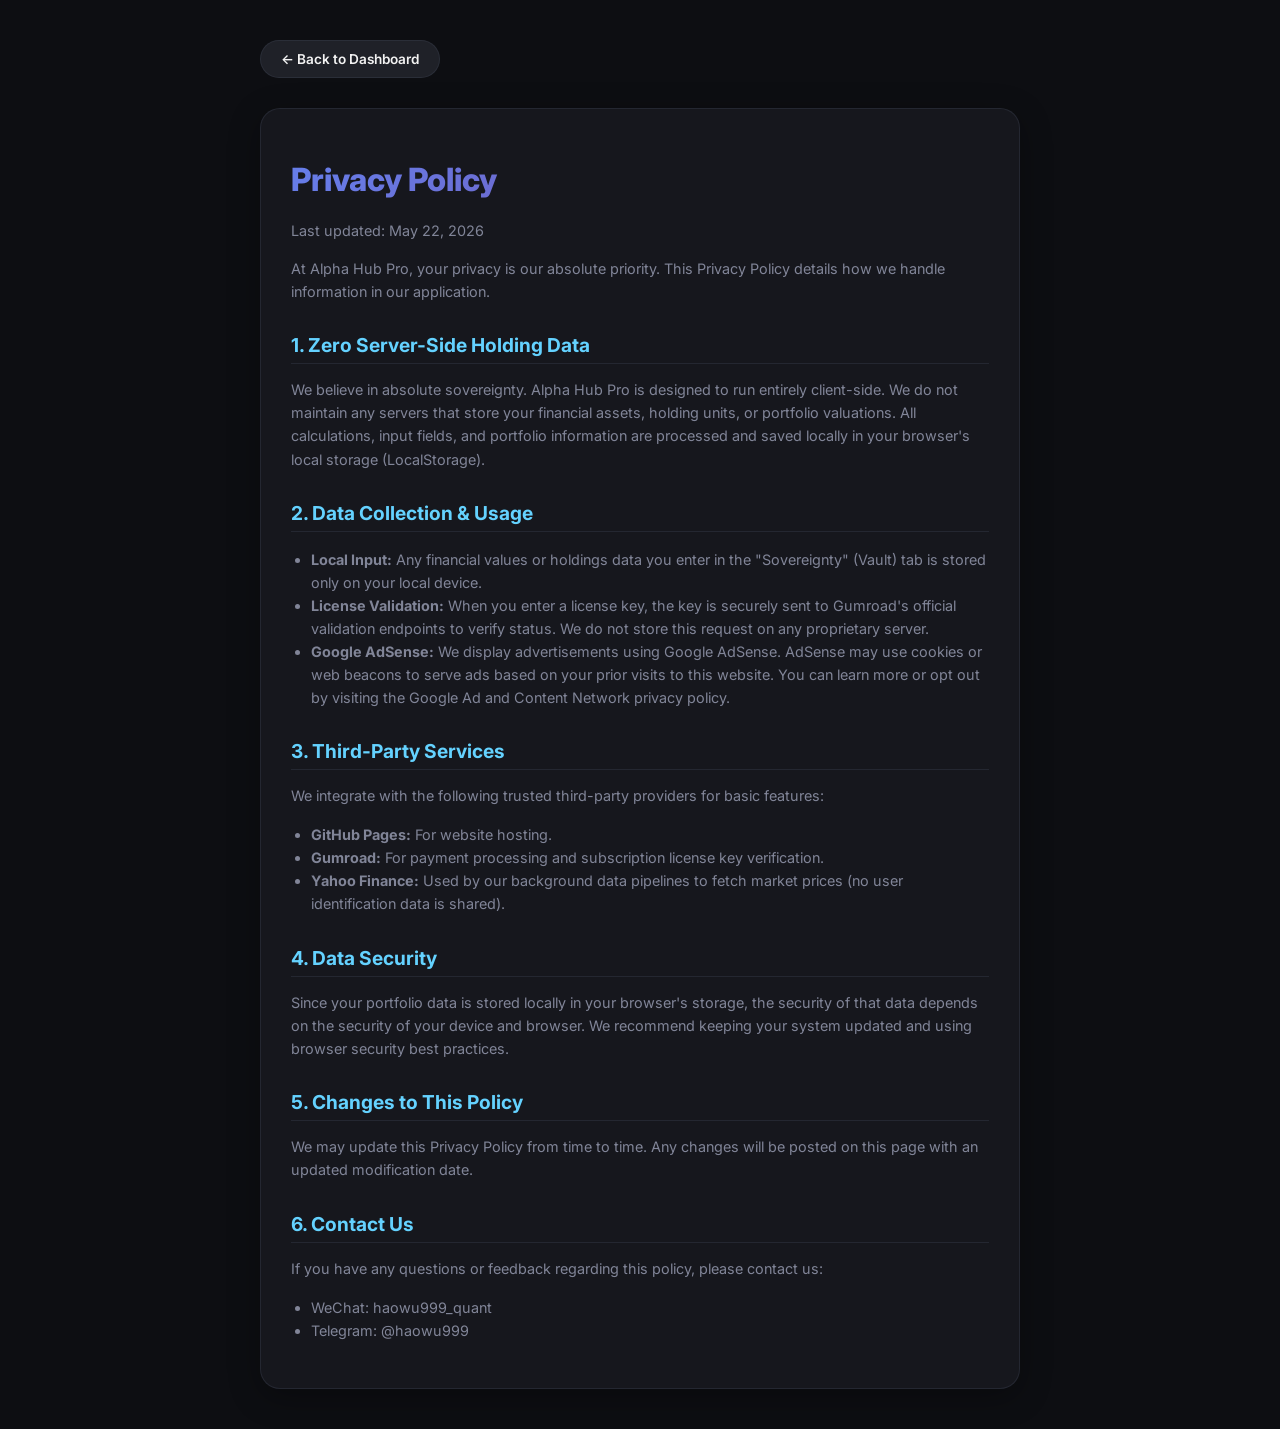
<file: privacy.html>
<!DOCTYPE html>
<html lang="en">
<head>
    <meta charset="UTF-8">
    <meta name="viewport" content="width=device-width, initial-scale=1.0">
    <title>Privacy Policy - Alpha Hub Pro</title>
    <link rel="stylesheet" href="styles.css">
    <style>
        body {
            padding: 40px 20px;
            max-width: 800px;
            margin: 0 auto;
        }
        .privacy-container {
            background: var(--surface-1);
            border: 1px solid var(--border-subtle);
            border-radius: var(--radius-lg);
            padding: 30px;
            box-shadow: 0 8px 32px rgba(0,0,0,0.3);
        }
        h1 {
            font-size: 2rem;
            font-weight: 800;
            margin-bottom: 20px;
            background: var(--accent-gradient);
            -webkit-background-clip: text;
            -webkit-text-fill-color: transparent;
        }
        h2 {
            font-size: 1.2rem;
            font-weight: 700;
            color: var(--accent-cyan);
            margin-top: 30px;
            margin-bottom: 10px;
            border-bottom: 1px solid var(--border-subtle);
            padding-bottom: 6px;
        }
        p, li {
            font-size: 0.9rem;
            line-height: 1.6;
            color: var(--text-secondary);
        }
        ul {
            padding-left: 20px;
        }
        .back-btn {
            display: inline-flex;
            align-items: center;
            gap: 8px;
            background: var(--surface-2);
            color: var(--text-primary);
            border: 1px solid var(--border-subtle);
            padding: 10px 20px;
            border-radius: var(--radius-pill);
            text-decoration: none;
            font-size: 0.85rem;
            font-weight: 600;
            margin-bottom: 30px;
            transition: all var(--transition-fast);
        }
        .back-btn:hover {
            background: var(--accent-primary);
            color: white;
            border-color: var(--accent-primary);
            transform: translateY(-2px);
        }
    </style>
</head>
<body>
    <a href="index.html" class="back-btn">← Back to Dashboard</a>
    <div class="privacy-container">
        <h1>Privacy Policy</h1>
        <p>Last updated: May 22, 2026</p>
        <p>At Alpha Hub Pro, your privacy is our absolute priority. This Privacy Policy details how we handle information in our application.</p>

        <h2>1. Zero Server-Side Holding Data</h2>
        <p>We believe in absolute sovereignty. Alpha Hub Pro is designed to run entirely client-side. We do not maintain any servers that store your financial assets, holding units, or portfolio valuations. All calculations, input fields, and portfolio information are processed and saved locally in your browser's local storage (LocalStorage).</p>

        <h2>2. Data Collection & Usage</h2>
        <ul>
            <li><strong>Local Input:</strong> Any financial values or holdings data you enter in the "Sovereignty" (Vault) tab is stored only on your local device.</li>
            <li><strong>License Validation:</strong> When you enter a license key, the key is securely sent to Gumroad's official validation endpoints to verify status. We do not store this request on any proprietary server.</li>
            <li><strong>Google AdSense:</strong> We display advertisements using Google AdSense. AdSense may use cookies or web beacons to serve ads based on your prior visits to this website. You can learn more or opt out by visiting the Google Ad and Content Network privacy policy.</li>
        </ul>

        <h2>3. Third-Party Services</h2>
        <p>We integrate with the following trusted third-party providers for basic features:</p>
        <ul>
            <li><strong>GitHub Pages:</strong> For website hosting.</li>
            <li><strong>Gumroad:</strong> For payment processing and subscription license key verification.</li>
            <li><strong>Yahoo Finance:</strong> Used by our background data pipelines to fetch market prices (no user identification data is shared).</li>
        </ul>

        <h2>4. Data Security</h2>
        <p>Since your portfolio data is stored locally in your browser's storage, the security of that data depends on the security of your device and browser. We recommend keeping your system updated and using browser security best practices.</p>

        <h2>5. Changes to This Policy</h2>
        <p>We may update this Privacy Policy from time to time. Any changes will be posted on this page with an updated modification date.</p>

        <h2>6. Contact Us</h2>
        <p>If you have any questions or feedback regarding this policy, please contact us:</p>
        <ul>
            <li>WeChat: haowu999_quant</li>
            <li>Telegram: @haowu999</li>
        </ul>
    </div>
</body>
</html>
</file>
<file: styles.css>
/* =============================================================
   Alpha Hub Pro — Premium Design System (styles.css)
   ============================================================= */

/* --- Google Fonts --- */
@import url('https://fonts.googleapis.com/css2?family=Inter:wght@400;500;600;700;800;900&display=swap');

/* --- CSS Custom Properties --- */
:root {
  --surface-0: hsl(230, 15%, 6%);
  --surface-1: hsl(230, 14%, 10%);
  --surface-2: hsl(230, 13%, 14%);
  --surface-3: hsl(230, 12%, 18%);
  --border-subtle: hsla(230, 15%, 30%, 0.35);
  --border-glow: hsla(230, 60%, 60%, 0.15);

  --accent-primary: #667eea;
  --accent-secondary: #764ba2;
  --accent-gradient: linear-gradient(135deg, #667eea 0%, #764ba2 100%);
  --accent-blue: #0a84ff;
  --accent-green: #32d74b;
  --accent-amber: #ffd60a;
  --accent-red: #ff453a;
  --accent-cyan: #64d2ff;

  --text-primary: hsl(0, 0%, 95%);
  --text-secondary: hsl(230, 10%, 55%);
  --text-muted: hsl(230, 10%, 40%);

  --glass-bg: hsla(230, 15%, 12%, 0.7);
  --glass-border: hsla(230, 20%, 40%, 0.25);
  --glass-blur: 20px;

  --radius-sm: 8px;
  --radius-md: 14px;
  --radius-lg: 20px;
  --radius-pill: 100px;

  --transition-fast: 0.2s cubic-bezier(0.4, 0, 0.2, 1);
  --transition-smooth: 0.35s cubic-bezier(0.4, 0, 0.2, 1);

  --nav-height: 85px;
  --safe-bottom: env(safe-area-inset-bottom, 0px);
}

/* --- Reset & Base --- */
*, *::before, *::after { box-sizing: border-box; }

body {
  background: var(--surface-0);
  color: var(--text-primary);
  font-family: 'Inter', -apple-system, BlinkMacSystemFont, 'SF Pro Display', system-ui, sans-serif;
  margin: 0;
  padding-bottom: calc(var(--nav-height) + var(--safe-bottom) + 20px);
  -webkit-font-smoothing: antialiased;
  -moz-osx-font-smoothing: grayscale;
  overflow-x: hidden;
}

/* --- Header --- */
.header {
  padding: 60px 20px 24px;
  background: linear-gradient(180deg, var(--surface-1) 0%, var(--surface-0) 100%);
  position: relative;
}

.header h1 {
  font-weight: 900;
  font-size: 2rem;
  letter-spacing: -0.5px;
  margin: 0;
}

.header h1 .accent {
  background: var(--accent-gradient);
  -webkit-background-clip: text;
  -webkit-text-fill-color: transparent;
  background-clip: text;
}

/* --- Glassmorphism Panels --- */
.glass-panel {
  background: var(--glass-bg);
  backdrop-filter: blur(var(--glass-blur));
  -webkit-backdrop-filter: blur(var(--glass-blur));
  border: 1px solid var(--glass-border);
  border-radius: var(--radius-lg);
  padding: 16px;
}

.glass-panel-sm {
  background: var(--glass-bg);
  backdrop-filter: blur(var(--glass-blur));
  -webkit-backdrop-filter: blur(var(--glass-blur));
  border: 1px solid var(--glass-border);
  border-radius: var(--radius-md);
  padding: 12px;
}

/* --- Velocity Dashboard --- */
.velocity-panel {
  margin-top: 16px;
  position: relative;
  overflow: hidden;
}

.velocity-panel::before {
  content: '';
  position: absolute;
  inset: 0;
  background: radial-gradient(ellipse at 30% 50%, hsla(230, 60%, 50%, 0.08) 0%, transparent 60%);
  pointer-events: none;
}

.velocity-label {
  font-size: 0.7rem;
  color: var(--text-secondary);
  font-weight: 500;
  letter-spacing: 0.3px;
}

.velocity-value {
  font-size: 1.35rem;
  font-weight: 800;
  color: var(--accent-green);
  margin-top: 4px;
}

.velocity-meta {
  font-size: 0.65rem;
  color: var(--text-muted);
  margin-top: 8px;
}

/* --- Weather Panel --- */
.weather-panel {
  margin-top: 10px;
  text-align: center;
}

.weather-value {
  font-size: 0.95rem;
  font-weight: 700;
  color: var(--accent-amber);
}

/* --- Asset Cards --- */
.asset-card {
  background: var(--surface-1);
  border: 1px solid var(--border-subtle);
  border-radius: var(--radius-lg);
  padding: 18px;
  margin-bottom: 14px;
  position: relative;
  overflow: hidden;
  transition: transform var(--transition-smooth), box-shadow var(--transition-smooth), border-color var(--transition-smooth);
}

.asset-card::before {
  content: '';
  position: absolute;
  top: 0;
  left: 0;
  right: 0;
  height: 2px;
  background: var(--accent-gradient);
  opacity: 0;
  transition: opacity var(--transition-smooth);
}

.asset-card:hover {
  transform: translateY(-2px);
  box-shadow: 0 8px 32px hsla(230, 60%, 30%, 0.15);
  border-color: var(--border-glow);
}

.asset-card:hover::before {
  opacity: 1;
}

.asset-card .card-header-row {
  display: flex;
  justify-content: space-between;
  align-items: center;
  margin-bottom: 12px;
}

.asset-card .asset-name {
  font-weight: 700;
  font-size: 1.1rem;
  color: var(--text-primary);
}

.asset-theme {
  margin-top: 3px;
  color: var(--text-muted);
  font-size: 0.68rem;
  font-weight: 600;
}

.asset-card .pro-badge {
  display: inline-block;
  background: var(--accent-gradient);
  color: white;
  font-size: 0.5rem;
  font-weight: 800;
  padding: 2px 6px;
  border-radius: var(--radius-pill);
  margin-left: 6px;
  letter-spacing: 0.5px;
  vertical-align: middle;
}

.score-badge {
  min-width: 62px;
  text-align: center;
  padding: 6px 10px;
  border-radius: var(--radius-pill);
  font-size: 0.78rem;
  font-weight: 900;
  border: 1px solid var(--border-subtle);
}

.score-strong {
  color: var(--accent-green);
  background: hsla(145, 60%, 40%, 0.14);
  border-color: hsla(145, 60%, 40%, 0.35);
}

.score-good {
  color: var(--accent-cyan);
  background: hsla(195, 85%, 55%, 0.12);
  border-color: hsla(195, 85%, 55%, 0.28);
}

.score-mid {
  color: var(--accent-amber);
  background: hsla(50, 80%, 50%, 0.1);
}

.score-low {
  color: #ff9f0a;
  background: hsla(20, 90%, 55%, 0.1);
}

/* --- SNR Badge --- */
.snr-badge {
  font-size: 0.7rem;
  font-weight: 800;
  padding: 3px 8px;
  border-radius: var(--radius-pill);
  letter-spacing: 0.3px;
}

.snr-high {
  color: var(--accent-green);
  background: hsla(130, 60%, 40%, 0.12);
  box-shadow: 0 0 12px hsla(130, 60%, 40%, 0.15);
}

.snr-mid {
  color: var(--accent-amber);
  background: hsla(50, 80%, 50%, 0.1);
}

.snr-low {
  color: var(--accent-red);
  background: hsla(0, 80%, 50%, 0.1);
}

/* --- Sparkline Chart Container --- */
.chart-wrap {
  height: 60px;
  opacity: 0.7;
  position: relative;
  margin-bottom: 12px;
  border-radius: var(--radius-sm);
  overflow: hidden;
}

.chart-wrap::after {
  content: '';
  position: absolute;
  inset: 0;
  border-radius: var(--radius-sm);
  pointer-events: none;
  border: 1px solid transparent;
  background: linear-gradient(var(--surface-1), var(--surface-1)) padding-box,
              var(--accent-gradient) border-box;
  opacity: 0;
  transition: opacity var(--transition-smooth);
}

.asset-card:hover .chart-wrap::after {
  opacity: 0.4;
}

.lens-panel {
  background: hsla(230, 15%, 8%, 0.76);
  border: 1px solid var(--border-subtle);
  border-radius: var(--radius-md);
  padding: 11px;
  margin-bottom: 12px;
}

.lens-title {
  color: var(--accent-cyan);
  font-size: 0.62rem;
  font-weight: 900;
  letter-spacing: 0.6px;
  text-transform: uppercase;
  margin-bottom: 4px;
}

.lens-copy {
  color: var(--text-primary);
  font-size: 0.78rem;
  line-height: 1.45;
}

.lens-chips {
  display: flex;
  gap: 6px;
  flex-wrap: wrap;
  margin-top: 9px;
}

.lens-chips span,
.regime-chip {
  display: inline-flex;
  align-items: center;
  min-height: 24px;
  padding: 4px 8px;
  border-radius: var(--radius-pill);
  background: var(--surface-2);
  color: var(--text-secondary);
  font-size: 0.63rem;
  font-weight: 800;
}

.regime-deep { color: #ff6b6b; background: hsla(0, 80%, 60%, 0.12); }
.regime-accum { color: var(--accent-green); background: hsla(145, 60%, 40%, 0.12); }
.regime-watch { color: var(--accent-cyan); background: hsla(195, 85%, 55%, 0.12); }
.regime-extended { color: var(--accent-amber); background: hsla(50, 80%, 50%, 0.1); }
.regime-stretched { color: #ff9f0a; background: hsla(20, 90%, 55%, 0.12); }
.risk-low { color: var(--accent-green) !important; }
.risk-medium { color: var(--accent-amber) !important; }
.risk-high { color: var(--accent-red) !important; }

/* --- Metric Tiles --- */
.metric-grid {
  display: grid;
  grid-template-columns: 1fr 1fr;
  gap: 8px;
  margin-top: 12px;
}

.metric-tile {
  background: var(--surface-0);
  border: 1px solid var(--border-subtle);
  border-radius: var(--radius-md);
  padding: 10px;
  text-align: center;
}

.metric-tile .metric-label {
  font-size: 0.6rem;
  color: var(--text-muted);
  font-weight: 500;
  letter-spacing: 0.3px;
  text-transform: uppercase;
}

.metric-tile .metric-value {
  font-size: 1rem;
  font-weight: 700;
  margin-top: 2px;
}

.metric-value.green { color: var(--accent-green); }
.metric-value.amber { color: var(--accent-amber); }
.metric-value.red { color: var(--accent-red); }
.metric-value.cyan { color: var(--accent-cyan); }

/* --- Signal Badge --- */
.signal-row {
  display: flex;
  justify-content: space-between;
  align-items: center;
  padding-top: 14px;
  margin-top: 12px;
  border-top: 1px solid hsla(230, 15%, 25%, 0.3);
}

.signal-meta {
  color: var(--text-secondary);
  font-size: 0.8rem;
  font-weight: 500;
  line-height: 1.35;
  max-width: 62%;
}

.signal-badge {
  font-size: 0.72rem;
  font-weight: 800;
  padding: 5px 10px;
  border-radius: var(--radius-pill);
  letter-spacing: 0.5px;
  white-space: nowrap;
}

.signal-invest {
  color: var(--accent-green);
  background: hsla(130, 60%, 40%, 0.12);
  animation: signalPulse 2.5s ease-in-out infinite;
}

.signal-wait {
  color: var(--accent-amber);
  background: hsla(50, 80%, 50%, 0.08);
}

.signal-bottom {
  color: #ff6b6b;
  background: hsla(0, 80%, 60%, 0.12);
  animation: signalPulse 1.5s ease-in-out infinite;
}

@keyframes signalPulse {
  0%, 100% { box-shadow: 0 0 0 0 hsla(130, 60%, 40%, 0.2); }
  50% { box-shadow: 0 0 16px 4px hsla(130, 60%, 40%, 0.1); }
}

/* --- Pro Blur & Overlay --- */
.pro-blur {
  filter: blur(15px);
  opacity: 0.2;
  pointer-events: none;
  transition: all var(--transition-smooth);
}

.pro-overlay {
  position: absolute;
  top: 50%;
  left: 50%;
  transform: translate(-50%, -50%);
  z-index: 100;
}

.pro-overlay .unlock-btn {
  background: var(--accent-gradient);
  color: white;
  border: none;
  padding: 8px 20px;
  border-radius: var(--radius-pill);
  font-weight: 700;
  font-size: 0.8rem;
  cursor: pointer;
  transition: transform var(--transition-fast), box-shadow var(--transition-fast);
}

.pro-overlay .unlock-btn:hover {
  transform: scale(1.05);
  box-shadow: 0 4px 20px hsla(260, 60%, 50%, 0.3);
}

/* --- Shadow Mode / Value Blur --- */
.val-blur {
  filter: blur(18px);
  transition: filter var(--transition-smooth);
}

.eye-btn {
  position: absolute;
  top: 60px;
  right: 20px;
  font-size: 1.3rem;
  cursor: pointer;
  opacity: 0.5;
  transition: opacity var(--transition-fast), transform var(--transition-fast);
  z-index: 10;
}

.eye-btn:hover {
  opacity: 1;
  transform: scale(1.15);
}

/* --- Navigation Bar --- */
.nav-bar {
  position: fixed;
  bottom: 0;
  left: 0;
  right: 0;
  height: calc(var(--nav-height) + var(--safe-bottom));
  padding-bottom: var(--safe-bottom);
  background: hsla(230, 15%, 8%, 0.85);
  backdrop-filter: blur(24px);
  -webkit-backdrop-filter: blur(24px);
  display: flex;
  justify-content: space-around;
  border-top: 0.5px solid hsla(230, 15%, 30%, 0.4);
  z-index: 1000;
}

.nav-item {
  color: var(--text-muted);
  font-size: 0.65rem;
  font-weight: 600;
  text-align: center;
  padding-top: 14px;
  border: none;
  background: none;
  flex: 1;
  cursor: pointer;
  transition: color var(--transition-fast), transform var(--transition-fast);
  position: relative;
}

.nav-item .nav-icon {
  font-size: 1.3rem;
  display: block;
  margin-bottom: 2px;
}

.nav-item.active {
  color: var(--accent-primary);
}

.nav-item.active::before {
  content: '';
  position: absolute;
  top: 0;
  left: 50%;
  transform: translateX(-50%);
  width: 24px;
  height: 2px;
  background: var(--accent-gradient);
  border-radius: 2px;
}

.nav-item:active {
  transform: scale(0.92);
}

/* --- Tab Views --- */
.tab-view {
  display: none;
}

.tab-view.active-tab {
  display: block;
  animation: tabFadeIn 0.35s ease-out;
}

@keyframes tabFadeIn {
  from { opacity: 0; transform: translateY(8px); }
  to { opacity: 1; transform: translateY(0); }
}

/* --- Vault Tab --- */
.vault-header {
  font-weight: 900;
  font-size: 1.6rem;
  letter-spacing: -0.5px;
  margin-bottom: 20px;
}

.vault-summary-card {
  background: var(--surface-1);
  border: 1px solid var(--accent-primary);
  border-radius: var(--radius-lg);
  padding: 20px;
  margin-bottom: 16px;
}

.vault-snr-label {
  font-size: 0.75rem;
  color: var(--text-secondary);
  font-weight: 500;
}

.vault-snr-value {
  font-size: 1.4rem;
  font-weight: 800;
  color: var(--accent-green);
}

.vault-total {
  font-size: 2.2rem;
  font-weight: 900;
  color: var(--accent-cyan);
  letter-spacing: -1px;
}

.vault-hint {
  font-size: 0.65rem;
  color: var(--text-muted);
  margin-top: 8px;
}

/* Vault Holdings Rows */
.vault-holdings-card {
  background: var(--surface-1);
  border: 1px solid var(--border-subtle);
  border-radius: var(--radius-lg);
  padding: 16px;
}

.vault-row {
  display: flex;
  justify-content: space-between;
  align-items: center;
  padding: 10px 0;
}

.vault-row + .vault-row {
  border-top: 1px solid hsla(230, 15%, 20%, 0.4);
}

.vault-row .asset-label {
  font-size: 0.8rem;
  color: var(--text-secondary);
  font-weight: 500;
}

.vault-row input[type="number"] {
  width: 85px;
  background: var(--surface-0);
  border: 1px solid var(--border-subtle);
  color: var(--text-primary);
  border-radius: var(--radius-sm);
  text-align: center;
  padding: 6px 4px;
  font-family: 'Inter', sans-serif;
  font-size: 0.85rem;
  font-weight: 600;
  transition: border-color var(--transition-fast), box-shadow var(--transition-fast);
  -moz-appearance: textfield;
}

.vault-row input[type="number"]::-webkit-outer-spin-button,
.vault-row input[type="number"]::-webkit-inner-spin-button {
  -webkit-appearance: none;
  margin: 0;
}

.vault-row input[type="number"]:focus {
  outline: none;
  border-color: var(--accent-primary);
  box-shadow: 0 0 0 3px hsla(230, 60%, 60%, 0.15);
}

/* Achievements */
.achievements-card {
  background: var(--surface-1);
  border: 1px solid var(--border-subtle);
  border-radius: var(--radius-lg);
  padding: 16px;
  margin-top: 14px;
}

.achievement-badge {
  display: inline-flex;
  align-items: center;
  gap: 4px;
  padding: 5px 10px;
  border-radius: var(--radius-pill);
  font-size: 0.7rem;
  font-weight: 700;
  transition: all var(--transition-smooth);
}

.badge-locked {
  background: var(--surface-2);
  color: var(--text-muted);
  opacity: 0.5;
}

.badge-diamond {
  background: hsla(200, 80%, 50%, 0.15);
  color: var(--accent-cyan);
  opacity: 1;
}

.badge-hunter {
  background: hsla(0, 80%, 50%, 0.12);
  color: var(--accent-red);
  opacity: 1;
}

.badge-whale {
  background: hsla(45, 90%, 50%, 0.12);
  color: var(--accent-amber);
  opacity: 1;
}

/* --- Settings Tab --- */
.settings-section {
  background: var(--surface-1);
  border: 1px solid var(--border-subtle);
  border-radius: var(--radius-lg);
  padding: 16px;
  margin-bottom: 14px;
}

.settings-section .section-title {
  font-size: 0.7rem;
  font-weight: 700;
  color: var(--text-muted);
  text-transform: uppercase;
  letter-spacing: 0.5px;
  margin-bottom: 12px;
}

.settings-row {
  display: flex;
  justify-content: space-between;
  align-items: center;
  padding: 12px 0;
}

.settings-row + .settings-row {
  border-top: 1px solid hsla(230, 15%, 20%, 0.3);
}

.settings-row .label {
  font-size: 0.85rem;
  color: var(--text-primary);
  font-weight: 500;
}

.settings-row .value {
  font-size: 0.8rem;
  color: var(--text-secondary);
  font-weight: 500;
}

.license-input {
  width: 100%;
  background: var(--surface-0);
  border: 1px solid var(--border-subtle);
  color: var(--text-primary);
  border-radius: var(--radius-md);
  padding: 10px 14px;
  font-family: 'Inter', monospace;
  font-size: 0.85rem;
  letter-spacing: 1px;
  text-align: center;
  transition: border-color var(--transition-fast), box-shadow var(--transition-fast);
}

.license-input:focus {
  outline: none;
  border-color: var(--accent-primary);
  box-shadow: 0 0 0 3px hsla(230, 60%, 60%, 0.15);
}

/* --- Pricing Section --- */
.pricing-grid {
  display: grid;
  grid-template-columns: 1fr;
  gap: 16px;
  margin-bottom: 16px;
  margin-top: 10px;
}

@media (min-width: 480px) {
  .pricing-grid {
    grid-template-columns: 1fr 1fr;
  }
}

.pricing-card {
  position: relative;
  background: var(--surface-2);
  border: 1px solid var(--border-subtle);
  border-radius: var(--radius-md);
  padding: 16px;
  text-align: center;
  cursor: pointer;
  transition: border-color var(--transition-fast), transform var(--transition-fast), box-shadow var(--transition-fast);
}

.pricing-card:hover {
  transform: translateY(-2px);
  border-color: var(--accent-primary);
  box-shadow: 0 4px 16px hsla(230, 60%, 50%, 0.15);
}

.pricing-card-best {
  border: 2px solid var(--accent-primary);
  background: hsla(230, 60%, 50%, 0.04);
}

.pricing-badge-best {
  position: absolute;
  top: -10px;
  left: 50%;
  transform: translateX(-50%);
  background: var(--accent-gradient);
  color: white;
  font-size: 0.55rem;
  font-weight: 800;
  padding: 3px 8px;
  border-radius: var(--radius-pill);
  letter-spacing: 0.5px;
}

.pricing-label {
  font-size: 0.85rem;
  font-weight: 700;
  color: var(--text-primary);
  margin-bottom: 6px;
}

.pricing-price {
  font-size: 1.6rem;
  font-weight: 900;
  color: var(--accent-cyan);
}

.pricing-sub {
  font-size: 0.65rem;
  color: var(--text-muted);
  margin-bottom: 12px;
}

.pricing-features {
  font-size: 0.72rem;
  color: var(--text-secondary);
  text-align: left;
  display: inline-block;
}

.pricing-features div {
  margin-bottom: 4px;
}

.buy-btn {
  width: 100%;
  background: var(--accent-gradient);
  color: white;
  border: none;
  padding: 12px;
  border-radius: var(--radius-pill);
  font-weight: 700;
  font-size: 0.85rem;
  cursor: pointer;
  transition: transform var(--transition-fast), box-shadow var(--transition-fast);
  margin-top: 8px;
}

.buy-btn:hover {
  transform: scale(1.02);
  box-shadow: 0 4px 20px hsla(230, 60%, 50%, 0.25);
}

/* --- Trial Banner --- */
.trial-banner {
  background: linear-gradient(90deg, var(--accent-amber), #ff9500);
  color: var(--surface-0);
  text-align: center;
  padding: 8px 16px;
  font-weight: 700;
  font-size: 0.78rem;
  position: relative;
  z-index: 2000;
  display: none;
}

.trial-banner .trial-btn {
  background: var(--surface-0);
  color: var(--accent-amber);
  border: none;
  padding: 3px 12px;
  border-radius: var(--radius-pill);
  font-weight: 700;
  font-size: 0.72rem;
  margin-left: 8px;
  cursor: pointer;
  transition: transform var(--transition-fast);
}

.trial-banner .trial-btn:hover {
  transform: scale(1.05);
}

/* --- Ad Container --- */
.ad-container {
  margin-top: 24px;
  text-align: center;
  min-height: 50px;
}

/* --- Pulse Canvas --- */
#pulse-canvas {
  position: absolute;
  inset: 0;
  pointer-events: none;
  z-index: 50;
  opacity: 0;
  transition: opacity var(--transition-smooth);
}

/* --- Poster Button --- */
.poster-btn {
  background: transparent;
  border: 1px solid var(--accent-primary);
  color: var(--accent-primary);
  padding: 8px 20px;
  border-radius: var(--radius-pill);
  font-weight: 600;
  font-size: 0.8rem;
  cursor: pointer;
  transition: all var(--transition-fast);
  margin-top: 16px;
}

.poster-btn:hover {
  background: var(--accent-primary);
  color: white;
  box-shadow: 0 4px 16px hsla(230, 60%, 50%, 0.25);
}

/* --- Utility / Export Button --- */
.export-btn {
  width: 100%;
  background: transparent;
  border: 1px solid var(--accent-cyan);
  color: var(--accent-cyan);
  padding: 10px;
  border-radius: var(--radius-pill);
  font-weight: 600;
  font-size: 0.8rem;
  cursor: pointer;
  margin-top: 20px;
  transition: all var(--transition-fast);
}

.export-btn:hover {
  background: hsla(200, 80%, 50%, 0.1);
}

/* --- Responsive --- */
@media (min-width: 600px) {
  .growth-dashboard {
    grid-template-columns: 1.2fr 1fr;
    align-items: stretch;
  }

  .asset-cards-container {
    display: grid;
    grid-template-columns: 1fr 1fr;
    gap: 14px;
  }

  .asset-card { margin-bottom: 0; }
}

@media (min-width: 900px) {
  .asset-cards-container {
    grid-template-columns: 1fr 1fr 1fr;
  }

  .growth-dashboard {
    max-width: 1180px;
    margin-left: auto;
    margin-right: auto;
  }
}

/* --- Poster Modal --- */
.poster-modal {
  position: fixed;
  inset: 0;
  background: hsla(0, 0%, 0%, 0.85);
  backdrop-filter: blur(8px);
  z-index: 5000;
  display: none;
  align-items: center;
  justify-content: center;
  animation: tabFadeIn 0.3s ease-out;
}

.poster-modal.visible {
  display: flex;
}

.poster-canvas-wrap {
  background: var(--surface-1);
  border-radius: var(--radius-lg);
  padding: 24px;
  max-width: 400px;
  width: 90%;
  text-align: center;
}

.poster-canvas-wrap canvas {
  width: 100%;
  border-radius: var(--radius-md);
  margin-bottom: 16px;
}

.poster-actions {
  display: flex;
  gap: 10px;
  justify-content: center;
}

.poster-actions button {
  padding: 8px 20px;
  border-radius: var(--radius-pill);
  font-weight: 600;
  font-size: 0.8rem;
  cursor: pointer;
  border: none;
  transition: transform var(--transition-fast);
}

.poster-actions button:hover { transform: scale(1.05); }

.poster-save-btn {
  background: var(--accent-gradient);
  color: white;
}

.poster-close-btn {
  background: var(--surface-2);
  color: var(--text-secondary);
}

/* --- Scrollbar --- */
::-webkit-scrollbar { width: 4px; }
::-webkit-scrollbar-track { background: transparent; }
::-webkit-scrollbar-thumb { background: var(--border-subtle); border-radius: 4px; }

/* --- Version Text --- */
.version-text {
  font-size: 0.6rem;
  color: var(--text-muted);
  text-align: center;
  padding: 20px 0 8px;
  font-weight: 500;
  letter-spacing: 0.5px;
}

/* --- Hero Section --- */
.hero-tagline {
  font-size: 0.95rem;
  font-weight: 500;
  color: var(--text-secondary);
  margin-top: 6px;
  letter-spacing: 0.2px;
  line-height: 1.5;
}

.hero-tagline strong {
  color: var(--accent-cyan);
  font-weight: 700;
}

.risk-note {
  max-width: 620px;
  margin: 10px auto 0;
  color: var(--text-muted);
  font-size: 0.68rem;
  line-height: 1.45;
}

.growth-dashboard {
  padding: 0 16px;
  margin-top: 14px;
  display: grid;
  gap: 12px;
}

.radar-panel {
  background: var(--surface-1);
  border: 1px solid var(--border-subtle);
  border-radius: var(--radius-lg);
  padding: 16px;
}

.panel-kicker {
  color: var(--accent-cyan);
  font-size: 0.65rem;
  font-weight: 900;
  letter-spacing: 0.7px;
  text-transform: uppercase;
}

.panel-title {
  color: var(--text-primary);
  font-size: 1.1rem;
  font-weight: 850;
  margin: 3px 0 12px;
}

.radar-grid {
  display: grid;
  gap: 8px;
}

.radar-card {
  display: grid;
  grid-template-columns: auto 1fr auto;
  align-items: center;
  gap: 10px;
  min-height: 58px;
  background: var(--surface-0);
  border: 1px solid var(--border-subtle);
  border-radius: var(--radius-md);
  padding: 10px;
}

.radar-rank {
  color: var(--accent-amber);
  font-size: 0.78rem;
  font-weight: 900;
}

.radar-name {
  color: var(--text-primary);
  font-size: 0.9rem;
  font-weight: 800;
}

.radar-meta {
  color: var(--text-muted);
  font-size: 0.68rem;
  margin-top: 2px;
}

.radar-score {
  color: var(--accent-green);
  font-size: 1.05rem;
  font-weight: 950;
}

.pro-mini {
  margin-left: 4px;
  color: white;
  background: var(--accent-gradient);
  border-radius: var(--radius-pill);
  padding: 1px 5px;
  font-size: 0.48rem;
  font-weight: 900;
}

.market-pulse-grid {
  display: grid;
  grid-template-columns: repeat(4, minmax(0, 1fr));
  gap: 8px;
}

.pulse-stat {
  min-height: 64px;
  background: var(--surface-1);
  border: 1px solid var(--border-subtle);
  border-radius: var(--radius-md);
  padding: 10px;
  text-align: center;
}

.pulse-stat span {
  display: block;
  color: var(--text-primary);
  font-size: 1.1rem;
  font-weight: 950;
}

.pulse-stat small {
  display: block;
  color: var(--text-muted);
  font-size: 0.62rem;
  font-weight: 700;
  margin-top: 4px;
}

.stats-bar {
  display: flex;
  justify-content: center;
  gap: 16px;
  flex-wrap: wrap;
  margin-top: 14px;
  padding: 10px 16px;
  background: hsla(230, 15%, 12%, 0.5);
  border-radius: var(--radius-pill);
  border: 1px solid var(--border-subtle);
}

.stats-bar .stat-item {
  font-size: 0.7rem;
  font-weight: 600;
  color: var(--text-secondary);
  white-space: nowrap;
}

.stats-bar .stat-item span {
  color: var(--text-primary);
}

/* --- Model Confidence Badge --- */
.confidence-row {
  display: flex;
  align-items: center;
  gap: 8px;
  margin-top: 6px;
  padding-top: 6px;
  border-top: 1px solid var(--border-subtle);
}

.confidence-badge {
  display: inline-flex;
  align-items: center;
  gap: 4px;
  padding: 3px 10px;
  border-radius: var(--radius-pill);
  font-size: 0.7rem;
  font-weight: 800;
  letter-spacing: 0.5px;
}

.confidence-a-plus {
  background: hsla(145, 60%, 40%, 0.15);
  color: #32d74b;
  border: 1px solid hsla(145, 60%, 40%, 0.3);
}

.confidence-a {
  background: hsla(145, 60%, 40%, 0.1);
  color: #32d74b;
  border: 1px solid hsla(145, 60%, 40%, 0.2);
}

.confidence-b {
  background: hsla(50, 80%, 50%, 0.1);
  color: #ffd60a;
  border: 1px solid hsla(50, 80%, 50%, 0.2);
}

.confidence-c {
  background: hsla(15, 80%, 50%, 0.1);
  color: #ff9f0a;
  border: 1px solid hsla(15, 80%, 50%, 0.2);
}

.tech-detail {
  font-size: 0.6rem;
  color: var(--text-muted);
  font-weight: 500;
}

/* --- Trust Bar --- */
.trust-bar {
  display: flex;
  flex-direction: column;
  align-items: center;
  gap: 6px;
  padding: 16px;
  margin: 20px 0;
  text-align: center;
}

.trust-bar .trust-logos {
  font-size: 0.7rem;
  color: var(--text-muted);
  font-weight: 500;
  letter-spacing: 0.5px;
}

.trust-bar .trust-count {
  font-size: 0.85rem;
  font-weight: 700;
  color: var(--accent-cyan);
  animation: trust-pulse 3s ease-in-out infinite;
}

@keyframes trust-pulse {
  0%, 100% { opacity: 0.8; }
  50% { opacity: 1; }
}

/* --- CTA Card --- */
.cta-card {
  background: var(--surface-1);
  border: 2px solid transparent;
  border-image: linear-gradient(135deg, #667eea, #764ba2, #667eea) 1;
  border-radius: var(--radius-lg);
  padding: 24px 20px;
  margin-bottom: 14px;
  text-align: center;
  position: relative;
  overflow: hidden;
}

/* Fix border-image vs border-radius conflict */
.cta-card {
  border-image: none;
  border: 2px solid var(--accent-primary);
  box-shadow: 0 0 20px hsla(230, 60%, 50%, 0.15), inset 0 0 20px hsla(230, 60%, 50%, 0.03);
}

.cta-card::before {
  content: '';
  position: absolute;
  inset: 0;
  background: radial-gradient(ellipse at 50% 0%, hsla(230, 60%, 50%, 0.1) 0%, transparent 70%);
  pointer-events: none;
}

.cta-card .cta-title {
  font-size: 1.15rem;
  font-weight: 800;
  color: var(--text-primary);
  margin-bottom: 4px;
}

.cta-card .cta-assets {
  font-size: 0.75rem;
  color: var(--text-secondary);
  margin-bottom: 16px;
  font-weight: 500;
}

.cta-card .cta-highlight {
  font-size: 0.8rem;
  color: var(--accent-green);
  font-weight: 700;
  margin-bottom: 14px;
}

.cta-buttons {
  display: flex;
  gap: 10px;
  justify-content: center;
}

.cta-buttons button {
  padding: 10px 20px;
  border-radius: var(--radius-pill);
  font-weight: 700;
  font-size: 0.8rem;
  cursor: pointer;
  border: none;
  transition: transform var(--transition-fast), box-shadow var(--transition-fast);
}

.cta-buttons button:hover {
  transform: translateY(-2px);
  box-shadow: 0 4px 16px hsla(230, 60%, 50%, 0.3);
}

.cta-btn-primary {
  background: var(--accent-gradient);
  color: white;
}

.cta-btn-secondary {
  background: var(--surface-2);
  color: var(--text-primary);
  border: 1px solid var(--border-subtle) !important;
}

/* --- Payment Modal --- */
.payment-modal-overlay {
  position: fixed;
  top: 0;
  left: 0;
  width: 100%;
  height: 100%;
  background: rgba(0, 0, 0, 0.8);
  backdrop-filter: blur(10px);
  -webkit-backdrop-filter: blur(10px);
  z-index: 9999;
  display: flex;
  align-items: center;
  justify-content: center;
  opacity: 0;
  pointer-events: none;
  transition: opacity var(--transition-smooth);
}

.payment-modal-overlay.active {
  opacity: 1;
  pointer-events: auto;
}

.payment-modal-content {
  background: var(--surface-1);
  border: 1px solid var(--border-subtle);
  border-radius: var(--radius-lg);
  width: 92%;
  max-width: 480px;
  max-height: 85vh;
  overflow-y: auto;
  box-shadow: 0 25px 50px -12px rgba(0, 0, 0, 0.7);
  transform: scale(0.95);
  transition: transform var(--transition-smooth);
  padding: 24px;
  position: relative;
}

.payment-modal-overlay.active .payment-modal-content {
  transform: scale(1);
}

.payment-modal-header {
  display: flex;
  justify-content: space-between;
  align-items: center;
  margin-bottom: 20px;
  border-bottom: 1px solid var(--border-subtle);
  padding-bottom: 12px;
}

.payment-modal-header h3 {
  margin: 0;
  font-size: 1.1rem;
  font-weight: 800;
  background: var(--accent-gradient);
  -webkit-background-clip: text;
  -webkit-text-fill-color: transparent;
}

.payment-modal-close {
  background: transparent;
  border: none;
  color: var(--text-muted);
  font-size: 1.6rem;
  cursor: pointer;
  line-height: 1;
  padding: 0;
  transition: color var(--transition-fast);
}

.payment-modal-close:hover {
  color: var(--text-primary);
}
</file>
